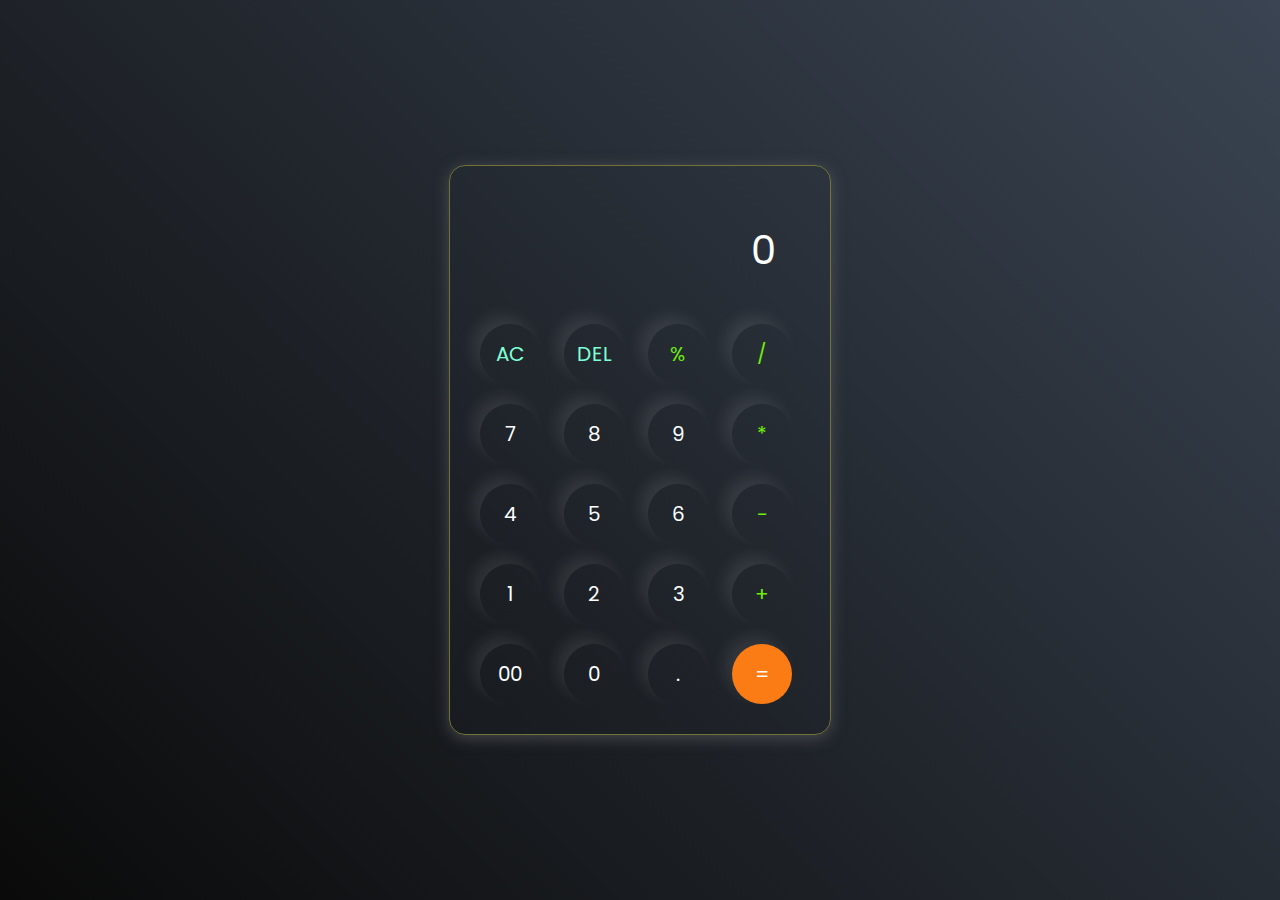
<file: calculator/index.html>
<!DOCTYPE html>
<html lang="en">
<head>
    <meta charset="UTF-8">
    <meta name="viewport" content="width=device-width, initial-scale=1.0">
    <link rel="stylesheet" href="style.css">
    <title>Calculator</title>
</head>
<body>
    <div class="calculator">
        <input type="text" placeholder="0" id="inputBox">
        <div>
            <button class="op2">AC</button>
            <button class="op2">DEL</button>
            <button class="operator">%</button>
            <button class="operator">/</button>
        </div>
        <div>
            <button>7</button>
            <button>8</button>
            <button>9</button>
            <button class="operator">*</button>
        </div>
        <div>
            <button>4</button>
            <button>5</button>
            <button>6</button>
            <button class="operator">-</button>
        </div>
        <div>
            <button>1</button>
            <button>2</button>
            <button>3</button>
            <button class="operator">+</button>
        </div>
        <div>
            <button>00</button>
            <button>0</button>
            <button>.</button>
            <button class="equalBtn">=</button>
        </div>
    </div>
    <script src="script.js"></script>
</body>
</html>
</file>
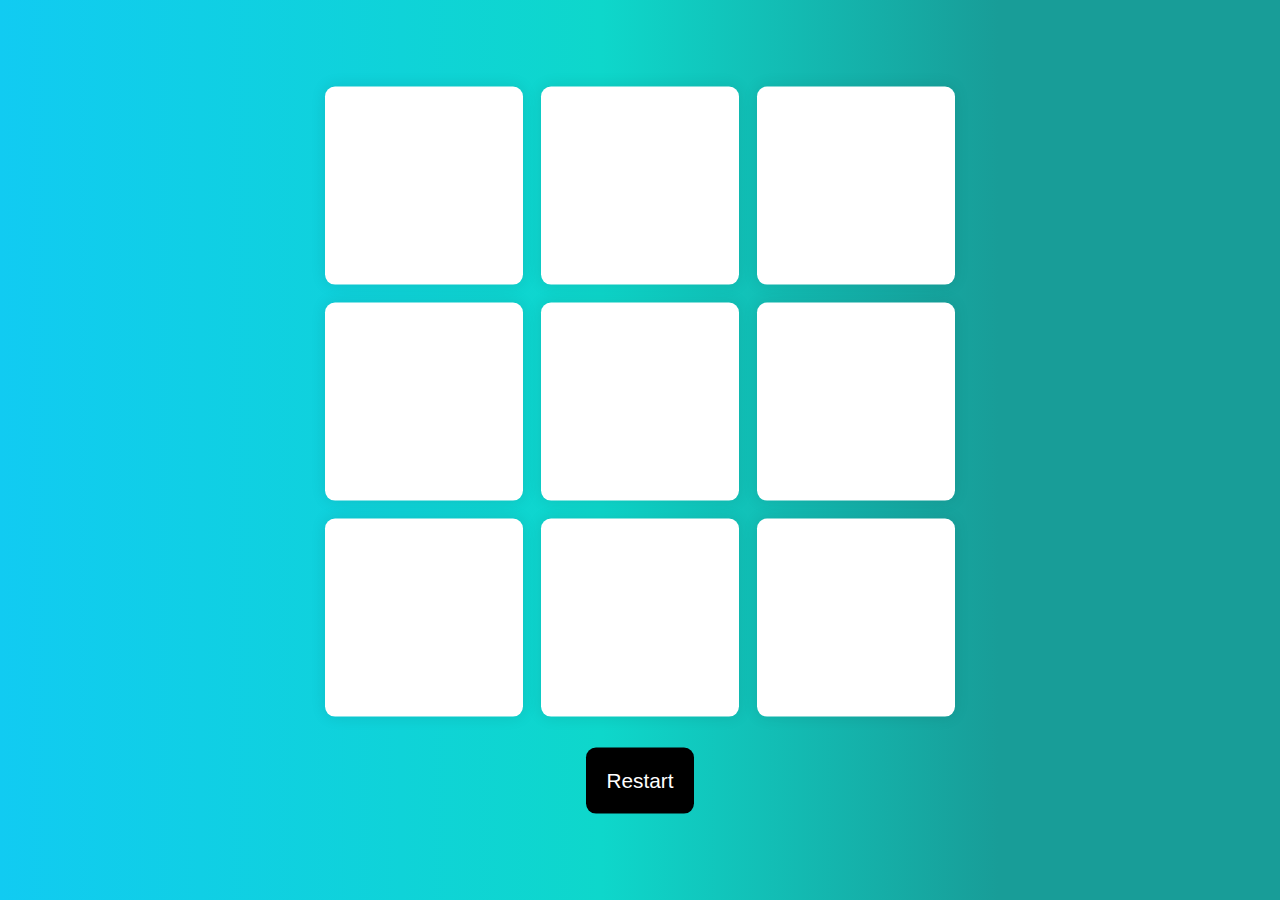
<file: Tic Tae Toe Game(Js not done)/index.html>
<!DOCTYPE html>
<html lang="en">
<head>
    <meta charset="UTF-8">
    <meta name="viewport" content="width=device-width, initial-scale=1.0">
    <title>Tic Tac Toe</title>
    <link rel="stylesheet" href="style.css">
</head>
<body>
    <div class="wrapper">
        <div class="container">
            <button class="button-option"></button>
            <button class="button-option"></button>
            <button class="button-option"></button>
            <button class="button-option"></button>
            <button class="button-option"></button>
            <button class="button-option"></button>
            <button class="button-option"></button>
            <button class="button-option"></button>
            <button class="button-option"></button>
        </div>
        <button id="restart">Restart</button>
    </div>
    <div class="popup">
        <p id="message">Sample</p>
        <button id="new-game">New-game</button>
    </div>
    <script src="gamelogic.js"></script>
</body>
</html>
</file>
<file: calculator/style.css>
@import url('https://fonts.googleapis.com/css2?family=Poppins&display=swap');
*{
    margin:0;
    padding: 0;
    box-sizing: border-box;
    font-family: 'Poppins', sans-serif;
}
body{
    width: 100%;
    height: 100vh;
    display: flex;
    justify-content: center;
    align-items: center;
    background: linear-gradient(45deg,#0a0a0a,#3a4452);
}
.calculator{
    border: 1px solid #717337;
    padding: 20px;
    border-radius: 16px;
    background: transparent;
    box-shadow: 0px 3px 15px rgba(113,115,119,0.5);

}

input{
    width: 320px;
    border:none;
    padding: 24px;
    margin: 10px;
    background: transparent;
    box-shadow: 0px 3px 15px rgbs(84,84,84,0.1);
    font-size: 40px;
    text-align: right;
    cursor: pointer;
    color: #ffffff;
}

input::placeholder{
    color: #ffffff;
}

button{
    border: none;
    width: 60px;
    height: 60px;
    margin: 10px;
    border-radius: 50%;
    background: transparent;
    color: #ffffff;
    font-size: 20px;
    box-shadow: -8px -8px 15px rgba(225,225,225,0.1);
    cursor: pointer;

}
.equalBtn{
    background-color: #fb7c14;
}
.operator{
    color: #6dee0a;
}
.op2{
    color: aquamarine;
}
</file>
<file: Tic Tae Toe Game(Js not done)/style.css>
*{
    padding: 0;
    margin: 0;
    box-sizing: border-box;
    font-family: 'Segoe UI', Tahoma, Geneva, Verdana, sans-serif;
}
body{
    height: 100vh;
    background: rgb(17,203,242);
background: linear-gradient(90deg, rgba(17,203,242,1) 0%, rgba(14,215,203,1) 47%, rgba(24,157,152,1) 78%);
}
html{
    font-size: 16px;
}
.wrapper{
    /* This part allows the content to be in exact centre */
    position: absolute;
    transform: translate(-50%,-50%);
    /* horizontally and vertically center an element within its parent container   */
    top: 50%;
    left: 50%;
}
.container{
    /* v min means oercentage of screen resolution for eg if the viewport is 1000px wide and 800px high, if we set the width of an element to 30vmin , it will be 30% of the height. */
    height: 70vmin;
    width: 70vmin;
    display: flex;
    flex-wrap: wrap;
    gap: 2vmin;
}
.button-option{
    background: rgb(255, 255, 255);
    height: 22vmin;
    width:22vmin;
    border: none;
    border-radius: 10px;
    font-size: 12vmin;
    color: rgb(17,203,242);
    box-shadow: 0 0 15px rgba(0, 0, 0, 0.1);
}
#restart{
    font-size: 1.3em;
    margin-top: 1.5em;
    padding: 1em;
    border-radius: 10px;
    border: none;
    background-color: black;
    color: white;
    position: relative;
    margin: 1.5em auto 0 auto;
    display: block;
}
.popup{
    background: linear-gradient(90deg, rgba(17,203,242,1) 0%, rgba(14,215,203,1) 47%, rgba(24,157,152,1) 78%);
    height: 100%;
    width: 100%;
    position: relative;
    display: flex;
    z-index: 2;
    align-items: center;
    justify-content: center;
    flex-direction: column;
    gap: 1em;
    font-size: 12vmin;
}
#new-game{
    font-size: 0.6em;
    padding: 0.5em 1em;
    background-color: black;
    color: whitesmoke;
    border-radius: 10px;
    border: none;
}
#message{
    color: aliceblue;
    text-align: center;
    font-size: 1em;
}
.popup{
    display: none;
}
</file>
